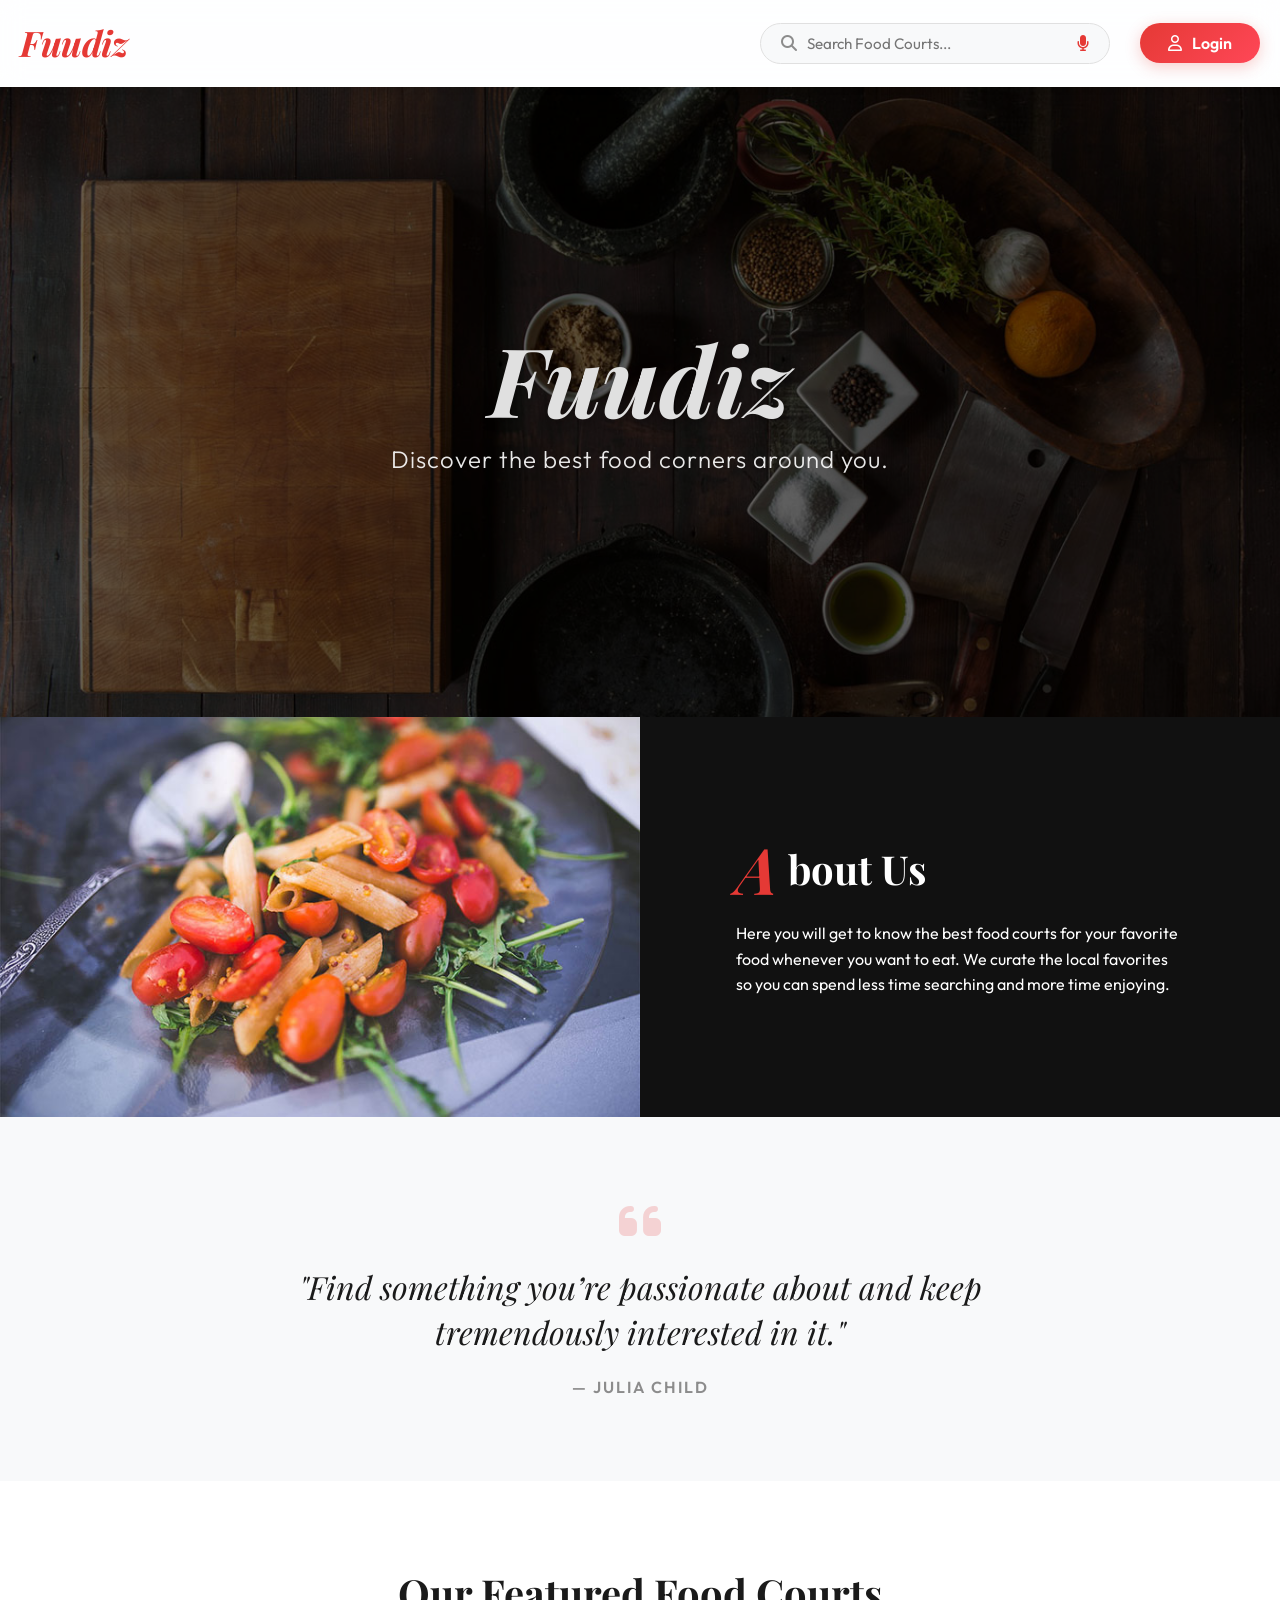
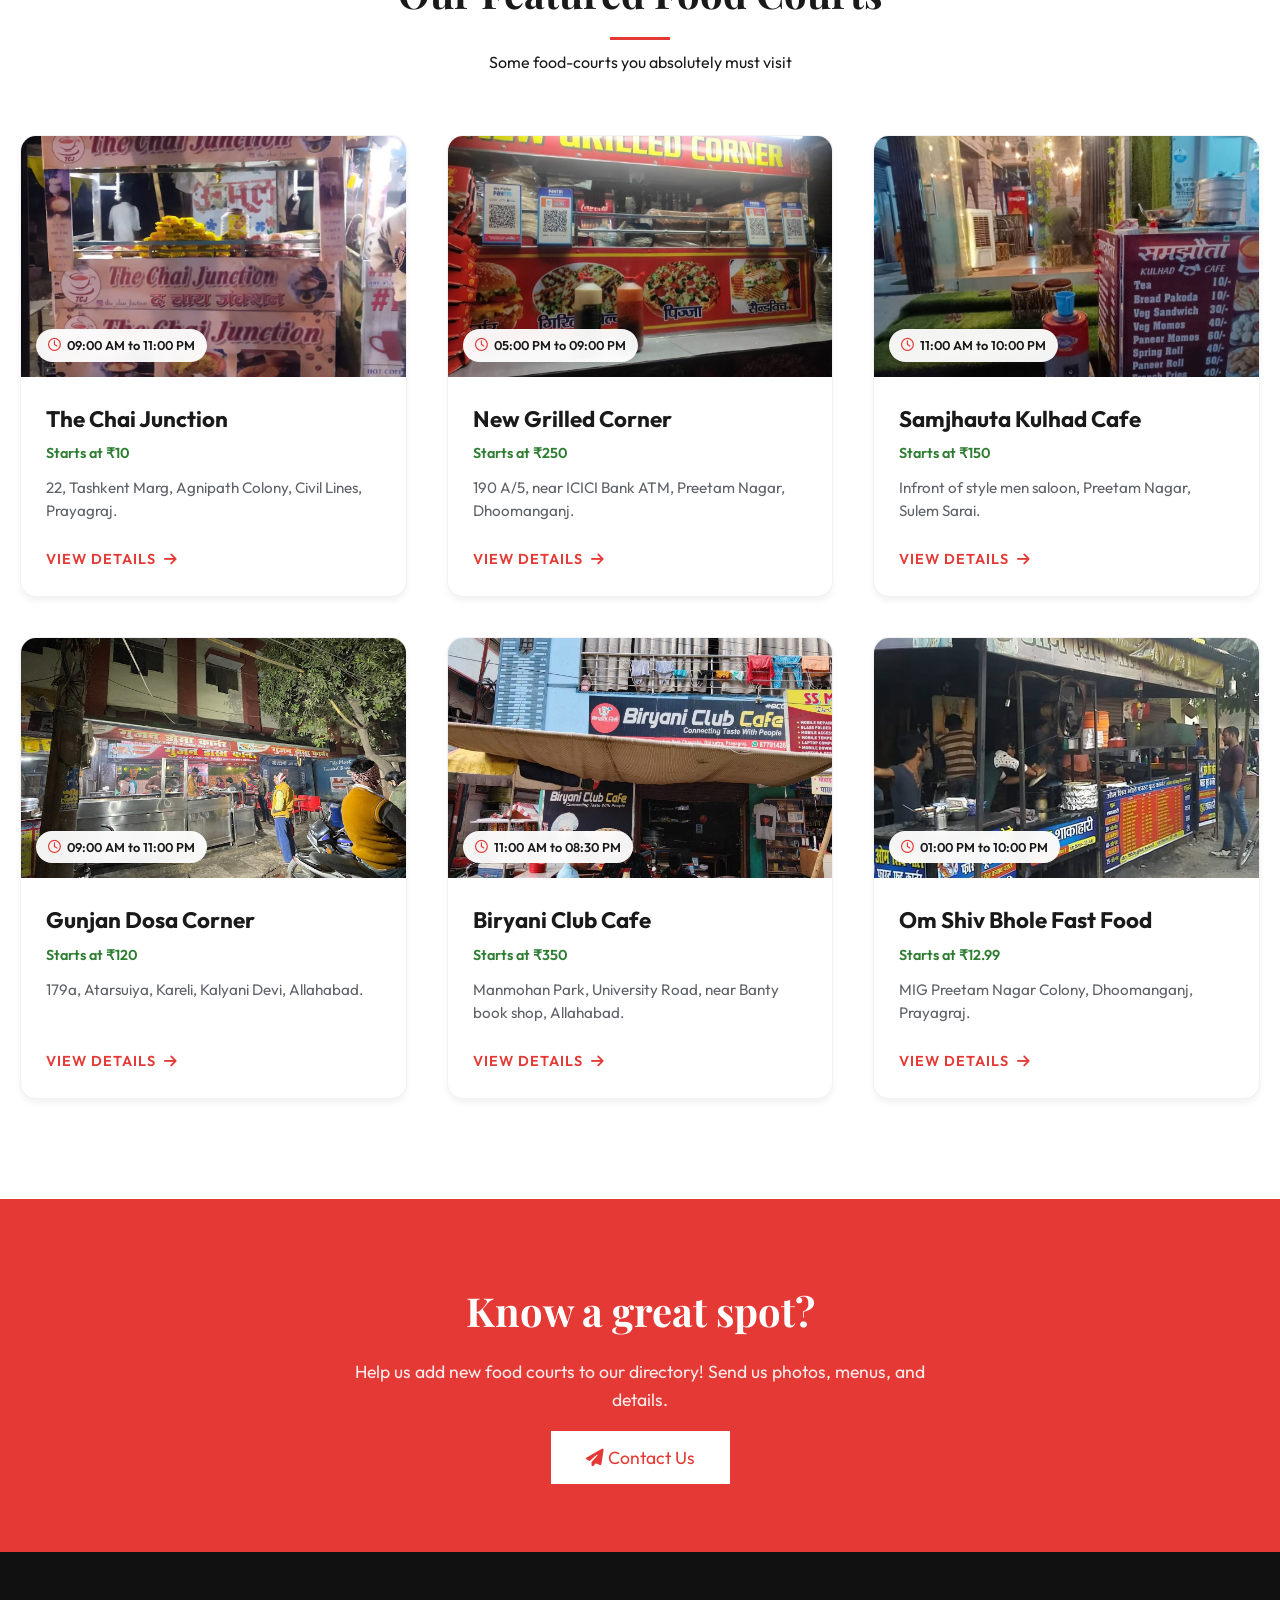
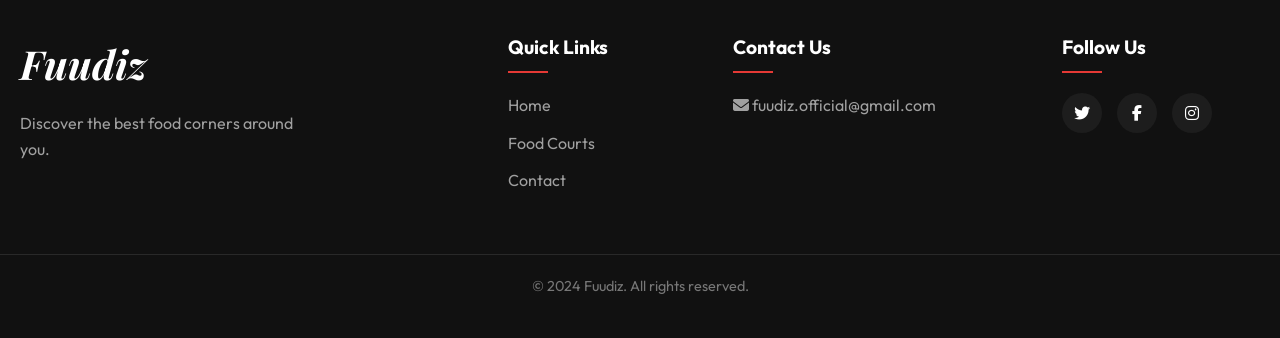
<file: index.html>
<!DOCTYPE html>
<html lang="en">

<head>
	<meta charset="UTF-8">
	<meta http-equiv="X-UA-Compatible" content="IE=edge">
	<meta name="viewport" content="width=device-width, initial-scale=1.0">
	<title>Fuudiz | Discover Best Food Courts</title>

	<!-- Modern Google Fonts -->
	<link rel="preconnect" href="https://fonts.googleapis.com">
	<link rel="preconnect" href="https://fonts.gstatic.com" crossorigin>
	<link
		href="https://fonts.googleapis.com/css2?family=Outfit:wght@300;400;500;600;700&family=Playfair+Display:ital,wght@0,600;0,700;1,600&display=swap"
		rel="stylesheet">

	<!-- FontAwesome -->
	<link rel="stylesheet" href="https://cdnjs.cloudflare.com/ajax/libs/font-awesome/6.4.0/css/all.min.css">

	<!-- Main Stylesheet -->
	<link rel="stylesheet" href="css/index.css">
	<link rel="icon" type="image/x-icon" href="/fuudiz/images/f-u-u-d-i-z-high-resolution-logo.png">
</head>

<body>

	<!-- Navbar -->
	<nav class="navbar">
		<div class="nav-container">
			<a href="index.html" class="logo">Fuudiz</a>

			<div class="nav-right">
				<div class="search-bar">
					<i class="fa-solid fa-magnifying-glass search-icon"></i>
					<input type="text" id="searchInput" placeholder="Search Food Courts...">
					<i class="fa-solid fa-microphone mic-icon"></i>
				</div>

				<button id="loginBtn" class="btn-login" onclick="login()"><i class="fa-regular fa-user"></i>
					Login</button>
				<button id="logoutBtn" class="btn-outline" onclick="logout()" style="display:none;">Logout</button>
				<div id="profileIcon" class="profile-avatar" style="display:none;" title="Profile"
					onclick="toggleDropdown(event)">
					<i class="fa-solid fa-user-astronaut"></i>
				</div>
				<!-- Profile Dropdown Menu -->
				<div id="profileDropdown" class="profile-dropdown">
					<div class="dropdown-header">
						<span class="user-name">Welcome User</span>
						<span class="user-email">user@fuudiz.com</span>
					</div>
					<ul class="dropdown-menu">
						<li><a href="#"><i class="fa-regular fa-id-badge"></i> My Profile</a></li>
						<li><a href="#"><i class="fa-solid fa-clock-rotate-left"></i> Order History</a></li>
						<li><a href="#"><i class="fa-regular fa-heart"></i> Favorites</a></li>
						<hr>
						<li><a href="#" onclick="logout(); return false;" class="logout-link"><i
									class="fa-solid fa-power-off"></i> Logout</a></li>
					</ul>
				</div>
			</div>
		</div>
		</div>
	</nav>

	<!-- Hero Section -->
	<section class="hero-section" style="background-image: url('images/slide_1.jpg');">
		<div class="hero-overlay"></div>
		<div class="hero-content">
			<h1 class="hero-title">Fuudiz</h1>
			<p class="hero-subtitle">Discover the best food corners around you.</p>
		</div>
	</section>

	<main class="main-content">
		<!-- About Us snippet -->
		<section class="intro-section">
			<div class="intro-grid">
				<div class="intro-image" style="background-image: url('images/res_img_1.jpg');"></div>
				<div class="intro-text">
					<h2><span class="highlight">A</span>bout Us</h2>
					<p>Here you will get to know the best food courts for your favorite food whenever you want to eat.
						We curate the local favorites so you can spend less time searching and more time enjoying.</p>
				</div>
			</div>
		</section>

		<!-- Quotes Section -->
		<section class="quotes-section">
			<div class="quote-card">
				<i class="fa-solid fa-quote-left quote-icon"></i>
				<blockquote>"Find something you’re passionate about and keep tremendously interested in it."
				</blockquote>
				<p class="quote-author">— Julia Child</p>
			</div>
		</section>

		<!-- Food Courts Section -->
		<section id="food-courts" class="food-courts-section">
			<div class="section-header center">
				<h2>Our Featured Food Courts</h2>
				<p>Some food-courts you absolutely must visit</p>
			</div>

			<div class="cards-grid" id="cardsGrid">
				<!-- Cards will be populated dynamically by JavaScript -->
			</div>
		</section>

		<!-- CTA Section -->
		<section class="cta-section">
			<div class="cta-content">
				<h2>Know a great spot?</h2>
				<p>Help us add new food courts to our directory! Send us photos, menus, and details.</p>
				<a class="btn-primary large" href="mailto:fuudiz.official@gmail.com"><i
						class="fa-solid fa-paper-plane"></i> Contact Us</a>
			</div>
		</section>
	</main>

	<!-- Footer -->
	<footer class="modern-footer">
		<div class="footer-content">
			<div class="footer-brand">
				<h2 class="footer-logo">Fuudiz</h2>
				<p>Discover the best food corners around you.</p>
			</div>

			<div class="footer-links-group">
				<div class="footer-col">
					<h4>Quick Links</h4>
					<ul>
						<li><a href="index.html">Home</a></li>
						<li><a href="#food-courts">Food Courts</a></li>
						<li><a href="mailto:fuudiz.official@gmail.com">Contact</a></li>
					</ul>
				</div>

				<div class="footer-col">
					<h4>Contact Us</h4>
					<ul>
						<li><a href="mailto:fuudiz.official@gmail.com"><i class="fa-solid fa-envelope"></i>
								fuudiz.official@gmail.com</a></li>
					</ul>
				</div>

				<div class="footer-col">
					<h4>Follow Us</h4>
					<div class="social-links">
						<a href="https://www.twitter.com" aria-label="Twitter"><i class="fab fa-twitter"></i></a>
						<a href="https://www.facebook.com" aria-label="Facebook"><i class="fab fa-facebook-f"></i></a>
						<a href="https://instagram.com/fuudiz.official?igshid=NGVhN2U2NjQ0Yg=="
							aria-label="Instagram"><i class="fab fa-instagram"></i></a>
					</div>
				</div>
			</div>
		</div>
		<div class="footer-bottom">
			<p>&copy; 2024 Fuudiz. All rights reserved.</p>
		</div>
	</footer>

	<!-- Scripts -->
	<script src="js/data.js"></script>
	<script>
		// ==========================
		// Dynamic Search & rendering
		// ==========================
		const cardsGrid = document.getElementById('cardsGrid');
		const searchInput = document.getElementById('searchInput');

		// Render cards based on provided data object
		function renderCards(dataObj) {
			cardsGrid.innerHTML = ''; // Clear current
			const keys = Object.keys(dataObj);

			if (keys.length === 0) {
				cardsGrid.innerHTML = '<div style="grid-column: 1/-1; text-align: center; padding: 40px; color: var(--text-muted); font-size: 1.2rem;">No food courts found matching your search.</div>';
				return;
			}

			keys.forEach(key => {
				const shop = dataObj[key];
				const article = document.createElement('article');
				article.className = 'food-card';
				article.innerHTML = `
					<div class="card-image-wrap">
						<img src="${shop.image}" alt="${shop.name}" class="card-image">
						<div class="badge time-badge"><i class="fa-regular fa-clock"></i> ${shop.timings}</div>
					</div>
					<div class="card-content">
						<h3>${shop.name}</h3>
						<p class="price-tier">${shop.price_tier || ''}</p>
						<p class="card-desc">${shop.address}</p>
						<a href="details.html?id=${key}" class="btn-secondary">View Details <i class="fa-solid fa-arrow-right"></i></a>
					</div>
				`;
				cardsGrid.appendChild(article);
			});
		}

		// Initial render
		renderCards(foodCourtsData);

		// Search event listener
		searchInput.addEventListener('input', function (e) {
			const query = e.target.value.toLowerCase();
			const filteredData = {};

			for (const key in foodCourtsData) {
				const shop = foodCourtsData[key];
				if (shop.name.toLowerCase().includes(query) ||
					shop.address.toLowerCase().includes(query) ||
					shop.category.toLowerCase().includes(query)) {
					filteredData[key] = shop;
				}
			}
			renderCards(filteredData);
		});


		// ==========================
		// Auth & Profile Logic
		// ==========================
		async function login() {
			const clientId = "5d963ccc-2139-41c8-a16d-0156ce3ac2b7";
			const tenantId = "d7792664-161b-4b50-b85d-1200ff024bcb";
			const region = "au-syd";
			const redirectUri = "http://127.0.0.1:5501/"; // Must match original logic

			const codeVerifier = [...crypto.getRandomValues(new Uint8Array(32))]
				.map(b => b.toString(16).padStart(2, "0")).join("");

			localStorage.setItem("pkce_verifier", codeVerifier);

			const encoder = new TextEncoder();
			const data = encoder.encode(codeVerifier);
			const digest = await crypto.subtle.digest("SHA-256", data);

			const codeChallenge = btoa(String.fromCharCode(...new Uint8Array(digest)))
				.replace(/\+/g, "-").replace(/\//g, "_").replace(/=+$/, "");

			const authUrl = `https://${region}.appid.cloud.ibm.com/oauth/v4/${tenantId}/authorization` +
				`?client_id=${clientId}&response_type=code&redirect_uri=${encodeURIComponent(redirectUri)}` +
				`&scope=openid&code_challenge=${codeChallenge}&code_challenge_method=S256&state=abc123`;

			window.location.href = authUrl;
		}

		window.onload = function () {
			const urlParams = new URLSearchParams(window.location.search);
			const authCode = urlParams.get("code");

			if (authCode) {
				localStorage.setItem("loggedIn", "true");
				window.history.replaceState({}, document.title, window.location.pathname);
			}
			updateUI();
		};

		function updateUI() {
			const isLoggedIn = localStorage.getItem("loggedIn");
			if (isLoggedIn === "true") {
				document.getElementById("loginBtn").style.display = "none";
				document.getElementById("profileIcon").style.display = "flex";
			} else {
				document.getElementById("loginBtn").style.display = "inline-flex";
				document.getElementById("profileIcon").style.display = "none";
				document.getElementById("profileDropdown").classList.remove("active");
			}
		}

		function logout() {
			localStorage.removeItem("loggedIn");
			updateUI();
		}

		// Dropdown logic
		function toggleDropdown(event) {
			event.stopPropagation();
			document.getElementById("profileDropdown").classList.toggle("active");
		}

		// Close dropdown if clicking elsewhere
		window.onclick = function (event) {
			if (!event.target.closest('.profile-avatar') && !event.target.closest('.profile-dropdown')) {
				const dropdown = document.getElementById("profileDropdown");
				if (dropdown.classList.contains('active')) {
					dropdown.classList.remove('active');
				}
			}
		}
	</script>
</body>

</html>
</file>
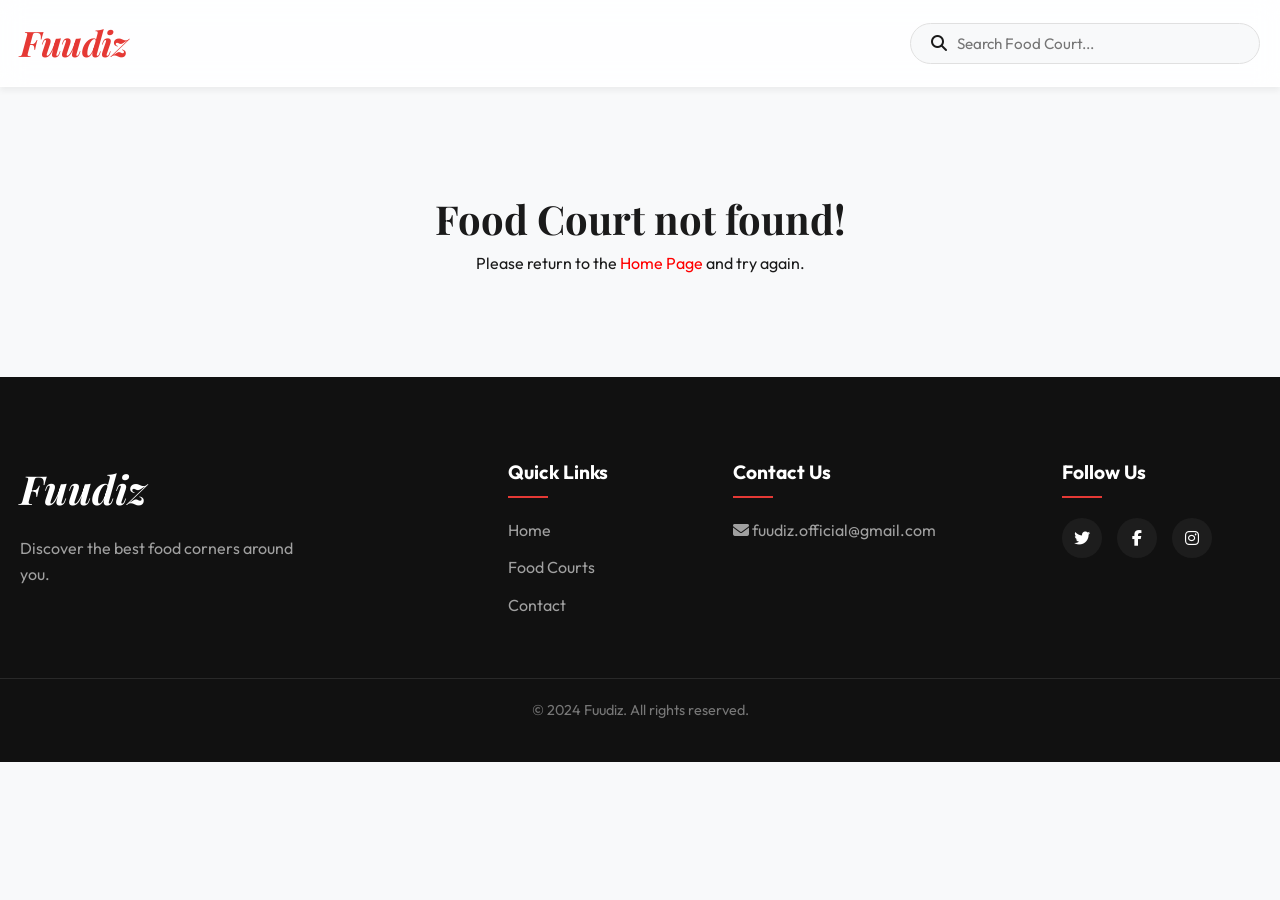
<file: details.html>
<!DOCTYPE html>
<html lang="en">

<head>
    <meta charset="UTF-8">
    <meta http-equiv="X-UA-Compatible" content="IE=edge">
    <meta name="viewport" content="width=device-width, initial-scale=1.0">
    <title>Food Court | Fuudiz</title>
    <!-- Modern Google Fonts -->
    <link rel="preconnect" href="https://fonts.googleapis.com">
    <link rel="preconnect" href="https://fonts.gstatic.com" crossorigin>
    <link
        href="https://fonts.googleapis.com/css2?family=Outfit:wght@300;400;500;600;700&family=Playfair+Display:ital,wght@0,600;0,700;1,600&display=swap"
        rel="stylesheet">
    <!-- FontAwesome -->
    <link rel="stylesheet" href="https://cdnjs.cloudflare.com/ajax/libs/font-awesome/6.4.0/css/all.min.css">
    <!-- Main Stylesheet (Global styles) -->
    <link rel="stylesheet" href="css/index.css?v=2">
    <!-- Details Layout Stylesheet -->
    <link rel="stylesheet" href="css/details.css?v=2">
    <link rel="icon" type="image/x-icon" href="/fuudiz/images/f-u-u-d-i-z-high-resolution-logo.png">
</head>

<body>
    <!-- Navbar -->
    <nav class="navbar">
        <div class="nav-container">
            <a href="index.html" class="logo">Fuudiz</a>
            <div class="search-bar">
                <i class="fa-solid fa-magnifying-glass"></i>
                <input type="text" placeholder="Search Food Court...">
            </div>
        </div>
    </nav>

    <!-- Main Content Wrapper to be populated by details.js -->
    <div id="details-content-wrapper">
        <main class="main-content">
            <!-- Hero Section -->
            <section class="hero-section">
                <div class="hero-image-container">
                    <img id="hero-image" src="" alt="Food Court Image" class="hero-image">
                    <div class="hero-overlay"></div>
                </div>
                <div class="hero-text">
                    <div class="badge" id="shop-category">Category</div>
                    <h1 class="shop-name" id="shop-name">Food Court Name</h1>
                    <p class="address-short" id="shop-address-short"><i class="fa-solid fa-location-dot"></i> Address
                        Loading...</p>
                    <div class="status-badge open" id="shop-timing-short">
                        <i class="fa-regular fa-clock"></i> Timings Loading...
                    </div>
                </div>
            </section>

            <!-- Content Grid -->
            <div class="content-grid">

                <!-- Left Column: Menu & About -->
                <div class="left-column">
                    <!-- Menu -->
                    <section class="card menu-section">
                        <div class="section-header">
                            <h2><i class="fa-solid fa-utensils"></i> Our Menu</h2>
                        </div>
                        <ul class="menu-list" id="menu-list">
                            <!-- Menu items injected here -->
                        </ul>
                    </section>

                    <!-- About -->
                    <section class="card about-section">
                        <div class="section-header">
                            <h2><i class="fa-solid fa-circle-info"></i> About Us</h2>
                        </div>
                        <p id="about-text">About info loading...</p>
                    </section>
                </div>

                <!-- Right Column: Info, Timings, Map -->
                <div class="right-column">

                    <!-- Timing -->
                    <section class="card timing-section">
                        <div class="section-header">
                            <h2><i class="fa-regular fa-calendar-days"></i> Opening Hours</h2>
                        </div>
                        <ul class="time-table" id="timing-list">
                            <!-- Timing items injected here -->
                        </ul>
                    </section>

                    <!-- Contact & Location -->
                    <section class="card contact-section">
                        <div class="section-header">
                            <h2><i class="fa-solid fa-map-location-dot"></i> Location & Contact</h2>
                        </div>
                        <div class="contact-info">
                            <div class="info-block">
                                <i class="fa-solid fa-location-arrow icon"></i>
                                <div>
                                    <h4>Address</h4>
                                    <p id="full-address">Address loading...</p>
                                </div>
                            </div>
                        </div>

                        <div class="map-container">
                            <iframe id="map-iframe" src="" width="100%" height="250" style="border:0;"
                                allowfullscreen="" loading="lazy" referrerpolicy="no-referrer-when-downgrade"></iframe>
                        </div>
                    </section>
                </div>

            </div>
        </main>
    </div>

    <!-- Footer -->
    <footer class="modern-footer">
        <div class="footer-content">
            <div class="footer-brand">
                <h2 class="footer-logo">Fuudiz</h2>
                <p>Discover the best food corners around you.</p>
            </div>

            <div class="footer-links-group">
                <div class="footer-col">
                    <h4>Quick Links</h4>
                    <ul>
                        <li><a href="index.html">Home</a></li>
                        <li><a href="index.html#food-courts">Food Courts</a></li>
                        <li><a href="mailto:fuudiz.official@gmail.com">Contact</a></li>
                    </ul>
                </div>

                <div class="footer-col">
                    <h4>Contact Us</h4>
                    <ul>
                        <li><a href="mailto:fuudiz.official@gmail.com"><i class="fa-solid fa-envelope"></i>
                                fuudiz.official@gmail.com</a></li>
                    </ul>
                </div>

                <div class="footer-col">
                    <h4>Follow Us</h4>
                    <div class="social-links">
                        <a href="https://www.twitter.com" aria-label="Twitter"><i class="fab fa-twitter"></i></a>
                        <a href="https://www.facebook.com" aria-label="Facebook"><i class="fab fa-facebook-f"></i></a>
                        <a href="https://instagram.com/fuudiz.official" aria-label="Instagram"><i
                                class="fab fa-instagram"></i></a>
                    </div>
                </div>
            </div>
        </div>
        <div class="footer-bottom">
            <p>&copy; 2024 Fuudiz. All rights reserved.</p>
        </div>
    </footer>

    <script src="js/data.js"></script>
    <script src="js/details.js"></script>
</body>

</html>
</file>
<file: css/index.css>
/* =========================================================================
   Fuudiz Index Page - Premium Redesign
   ========================================================================= */

/* --- Variables & Theming --- */
:root {
    /* Colors */
    --primary-color: #e53935;
    /* Vibrant appetizing red */
    --primary-hover: #c62828;
    --accent-color: #ffb300;
    /* Warm mustard yellow */

    --bg-color: #f8f9fa;
    /* Off white background */
    --card-bg: #ffffff;

    --text-primary: #1a1a1a;
    --text-secondary: #5f6368;
    --text-muted: #8c8c8c;

    --border-color: #e0e0e0;

    /* Typography */
    --font-heading: 'Playfair Display', serif;
    --font-body: 'Outfit', sans-serif;

    /* Effects & Spacing */
    --radius-sm: 8px;
    --radius-md: 16px;
    --radius-lg: 24px;

    --shadow-sm: 0 4px 6px rgba(0, 0, 0, 0.05);
    --shadow-md: 0 10px 25px rgba(0, 0, 0, 0.08);
    --shadow-hover: 0 20px 40px rgba(0, 0, 0, 0.12);

    --transition: all 0.3s cubic-bezier(0.25, 0.8, 0.25, 1);
}

/* --- Reset & Global --- */
* {
    margin: 0;
    padding: 0;
    box-sizing: border-box;
}

body {
    font-family: var(--font-body);
    background-color: var(--bg-color);
    color: var(--text-primary);
    line-height: 1.6;
    overflow-x: hidden;
}

a {
    text-decoration: none;
    color: inherit;
    transition: var(--transition);
}

ul {
    list-style: none;
}

/* --- Typography --- */
h1,
h2,
h3,
h4 {
    color: var(--text-primary);
}

h1 {
    font-family: var(--font-heading);
    font-size: clamp(3rem, 8vw, 6rem);
    line-height: 1.1;
    margin-bottom: 0.5rem;
}

h2 {
    font-size: clamp(2rem, 4vw, 2.5rem);
    font-weight: 700;
    font-family: var(--font-heading);
}

h3 {
    font-size: 1.25rem;
    font-weight: 700;
}

/* --- Navbar (Glassmorphism) --- */
.navbar {
    position: sticky;
    top: 0;
    z-index: 1000;
    background: rgba(255, 255, 255, 0.85);
    backdrop-filter: blur(12px);
    -webkit-backdrop-filter: blur(12px);
    border-bottom: 1px solid rgba(255, 255, 255, 0.3);
    box-shadow: var(--shadow-sm);
    padding: 15px 0;
}

.nav-container {
    max-width: 1300px;
    margin: 0 auto;
    padding: 0 20px;
    display: flex;
    justify-content: space-between;
    align-items: center;
}

.logo {
    font-family: var(--font-heading);
    font-size: 2.2rem;
    font-weight: 700;
    font-style: italic;
    color: var(--primary-color);
    letter-spacing: -0.5px;
}

.nav-right {
    display: flex;
    align-items: center;
    gap: 30px;
}

/* Search Bar in Nav */
.search-bar {
    display: flex;
    align-items: center;
    background: var(--bg-color);
    border: 1px solid var(--border-color);
    border-radius: 50px;
    padding: 10px 20px;
    width: 350px;
    transition: var(--transition);
}

.search-bar:focus-within {
    border-color: var(--primary-color);
    box-shadow: 0 0 0 3px rgba(229, 57, 53, 0.1);
    background: white;
}

.search-bar input {
    border: none;
    background: transparent;
    padding: 0 10px;
    width: 100%;
    font-family: var(--font-body);
    font-size: 0.95rem;
    outline: none;
    color: var(--text-primary);
}

.search-icon {
    color: var(--text-muted);
}

.mic-icon {
    color: var(--primary-color);
    cursor: pointer;
    transition: var(--transition);
}

.mic-icon:hover {
    color: var(--primary-hover);
    transform: scale(1.1);
}

.profile-avatar {
    width: 44px;
    height: 44px;
    border-radius: 50%;
    background: var(--primary-color);
    color: white;
    display: flex;
    align-items: center;
    justify-content: center;
    font-size: 1.2rem;
    cursor: pointer;
    box-shadow: 0 4px 10px rgba(229, 57, 53, 0.3);
    transition: var(--transition);
    user-select: none;
}

.profile-avatar:hover {
    transform: scale(1.05);
}

/* Auth Group relative parent for positioning */
.auth-group {
    display: flex;
    align-items: center;
    gap: 15px;
    position: relative;
}

/* Premium Login Button */
.btn-login {
    background: linear-gradient(135deg, var(--primary-color), #ff4757);
    color: white;
    font-family: var(--font-body);
    font-size: 1rem;
    font-weight: 600;
    padding: 10px 28px;
    border-radius: 50px;
    cursor: pointer;
    transition: all 0.4s cubic-bezier(0.175, 0.885, 0.32, 1.275);
    display: inline-flex;
    align-items: center;
    justify-content: center;
    gap: 10px;
    border: none;
    box-shadow: 0 4px 15px rgba(229, 57, 53, 0.25);
    position: relative;
    overflow: hidden;
    z-index: 1;
}

.btn-login::before {
    content: '';
    position: absolute;
    inset: 0;
    background: linear-gradient(135deg, #ff4757, var(--primary-color));
    z-index: -1;
    opacity: 0;
    transition: opacity 0.4s ease;
}

.btn-login:hover {
    transform: translateY(-3px);
    box-shadow: 0 10px 25px rgba(229, 57, 53, 0.4);
}

.btn-login:hover::before {
    opacity: 1;
}

.btn-login i {
    transition: transform 0.4s ease;
}

.btn-login:hover i {
    transform: scale(1.15) rotate(-10deg);
}

/* Profile Dropdown Menu */
.profile-dropdown {
    position: absolute;
    top: 60px;
    right: 0;
    width: 280px;
    background: white;
    border-radius: var(--radius-md);
    box-shadow: 0 15px 40px rgba(0, 0, 0, 0.15);
    border: 1px solid var(--border-color);
    opacity: 0;
    pointer-events: none;
    transform: translateY(10px);
    transition: var(--transition);
    overflow: hidden;
    z-index: 2000;
}

.profile-dropdown.active {
    opacity: 1;
    pointer-events: all;
    transform: translateY(0);
}

.dropdown-header {
    background: var(--primary-color);
    color: white;
    padding: 20px;
    text-align: center;
}

.dropdown-header .user-name {
    display: block;
    font-size: 1.1rem;
    font-weight: 700;
    margin-bottom: 2px;
}

.dropdown-header .user-email {
    display: block;
    font-size: 0.85rem;
    opacity: 0.9;
}

.dropdown-menu {
    padding: 10px 0;
}

.dropdown-menu li {
    list-style: none;
}

.dropdown-menu a {
    display: flex;
    align-items: center;
    gap: 12px;
    padding: 12px 20px;
    color: var(--text-primary);
    font-size: 0.95rem;
    font-weight: 500;
    transition: var(--transition);
}

.dropdown-menu a:hover {
    background: var(--bg-color);
    color: var(--primary-color);
    padding-left: 25px;
}

.dropdown-menu a i {
    font-size: 1.1rem;
    color: var(--text-muted);
}

.dropdown-menu a:hover i {
    color: var(--primary-color);
}

.dropdown-menu hr {
    border: none;
    border-bottom: 1px solid var(--border-color);
    margin: 8px 0;
}

.dropdown-menu a.logout-link {
    color: var(--primary-color);
}

.dropdown-menu a.logout-link i {
    color: var(--primary-color);
}

.dropdown-menu a.logout-link:hover {
    background: rgba(229, 57, 53, 0.05);
}

/* --- Hero Section --- */
.hero-section {
    position: relative;
    height: 70vh;
    min-height: 500px;
    background-size: cover;
    background-position: center;
    background-attachment: fixed;
    /* Parallax effect */
    display: flex;
    align-items: center;
    justify-content: center;
    text-align: center;
}

.hero-overlay {
    position: absolute;
    inset: 0;
    background: rgba(0, 0, 0, 0.6);
}

.hero-content {
    position: relative;
    z-index: 2;
    color: white;
    padding: 0 20px;
    animation: fadeIn 1s ease forwards;
}

@keyframes fadeIn {
    from {
        opacity: 0;
        transform: translateY(20px);
    }

    to {
        opacity: 1;
        transform: translateY(0);
    }
}

.hero-title {
    font-style: italic;
    color: #e0e0e0;
    text-shadow: 2px 4px 10px rgba(0, 0, 0, 0.3);
}

.hero-subtitle {
    font-size: 1.5rem;
    font-weight: 300;
    opacity: 0.9;
    letter-spacing: 1px;
}

/* --- Main Layout Elements --- */
.main-content {
    background: var(--bg-color);
}

/* Intro block */
.intro-section {
    background: #111;
    color: white;
    padding: 0;
}

.intro-grid {
    display: grid;
    grid-template-columns: 1fr 1fr;
    min-height: 400px;
}

.intro-image {
    background-size: cover;
    background-position: center;
}

.intro-text {
    padding: 10% 15%;
    display: flex;
    flex-direction: column;
    justify-content: center;
}

.intro-text h2 {
    color: white;
    margin-bottom: 20px;
}

.intro-text .highlight {
    font-size: 4rem;
    color: var(--primary-color);
    font-family: var(--font-heading);
    font-style: italic;
    line-height: 1;
    float: left;
    margin-right: 10px;
}

/* Quotes */
.quotes-section {
    padding: 80px 20px;
    background: var(--bg-color);
    display: flex;
    justify-content: center;
}

.quote-card {
    max-width: 800px;
    text-align: center;
}

.quote-icon {
    font-size: 3rem;
    color: rgba(229, 57, 53, 0.2);
    margin-bottom: 20px;
}

.quote-card blockquote {
    font-family: var(--font-heading);
    font-size: 2rem;
    font-style: italic;
    color: var(--text-primary);
    margin-bottom: 20px;
    line-height: 1.4;
}

.quote-author {
    color: var(--text-muted);
    font-weight: 600;
    text-transform: uppercase;
    letter-spacing: 2px;
}

/* Food Courts Section */
.food-courts-section {
    padding: 80px 20px 100px;
    background: #fff;
}

.section-header.center {
    text-align: center;
    max-width: 700px;
    margin: 0 auto 60px;
}

.section-header h2 {
    margin-bottom: 10px;
    position: relative;
    display: inline-block;
    padding-bottom: 15px;
}

.section-header h2::after {
    content: '';
    position: absolute;
    bottom: 0;
    left: 50%;
    transform: translateX(-50%);
    width: 60px;
    height: 3px;
    background: var(--primary-color);
}

.cards-grid {
    max-width: 1300px;
    margin: 0 auto;
    display: grid;
    grid-template-columns: repeat(auto-fill, minmax(350px, 1fr));
    gap: 40px;
}

.food-card {
    background: var(--card-bg);
    border-radius: var(--radius-md);
    overflow: hidden;
    box-shadow: var(--shadow-sm);
    border: 1px solid rgba(0, 0, 0, 0.05);
    transition: var(--transition);
    display: flex;
    flex-direction: column;
}

.food-card:hover {
    transform: translateY(-10px);
    box-shadow: var(--shadow-hover);
}

.card-image-wrap {
    position: relative;
    aspect-ratio: 16/10;
    overflow: hidden;
    background: #eaeaea;
}

.card-image {
    width: 100%;
    height: 100%;
    object-fit: cover;
    transition: transform 0.6s ease;
}

.food-card:hover .card-image {
    transform: scale(1.08);
}

.time-badge {
    position: absolute;
    bottom: 15px;
    left: 15px;
    background: rgba(255, 255, 255, 0.95);
    color: var(--text-primary);
    padding: 6px 12px;
    border-radius: 50px;
    font-size: 0.8rem;
    font-weight: 600;
    display: flex;
    align-items: center;
    gap: 6px;
    box-shadow: var(--shadow-sm);
    backdrop-filter: blur(4px);
}

.time-badge i {
    color: var(--primary-color);
}

.card-content {
    padding: 25px;
    display: flex;
    flex-direction: column;
    flex-grow: 1;
}

.card-content h3 {
    margin-bottom: 5px;
    font-size: 1.4rem;
}

.price-tier {
    color: #2e7d32;
    font-weight: 600;
    font-size: 0.9rem;
    margin-bottom: 12px;
}

.card-desc {
    color: var(--text-secondary);
    font-size: 0.95rem;
    margin-bottom: 25px;
    flex-grow: 1;
    line-height: 1.5;
}

.btn-secondary {
    display: inline-flex;
    align-items: center;
    gap: 8px;
    color: var(--primary-color);
    font-weight: 600;
    text-transform: uppercase;
    font-size: 0.9rem;
    letter-spacing: 1px;
    margin-top: auto;
    width: fit-content;
}

.food-card:hover .btn-secondary {
    color: var(--primary-hover);
    gap: 12px;
    /* icon slide effect */
}

/* CTA Section */
.cta-section {
    background: var(--primary-color);
    padding: 80px 20px;
    text-align: center;
    color: white;
}

.cta-content {
    max-width: 600px;
    margin: 0 auto;
}

.cta-content h2 {
    color: white;
    margin-bottom: 15px;
}

.cta-content p {
    font-size: 1.1rem;
    margin-bottom: 30px;
    opacity: 0.9;
}

.btn-primary.large {
    background: white;
    color: var(--primary-color);
    font-size: 1.1rem;
    padding: 15px 35px;
}

.btn-primary.large:hover {
    background: var(--bg-color);
    transform: translateY(-3px);
    box-shadow: 0 10px 20px rgba(0, 0, 0, 0.15);
}


/* --- Modern Footer --- */
.modern-footer {
    background: #111111;
    color: #ffffff;
    padding: 80px 0 20px;
}

.footer-content {
    max-width: 1300px;
    margin: 0 auto;
    padding: 0 20px;
    display: flex;
    flex-wrap: wrap;
    justify-content: space-between;
    gap: 40px;
}

.footer-brand {
    flex: 1;
    min-width: 250px;
}

.footer-logo {
    font-family: var(--font-heading);
    font-size: 2.5rem;
    font-style: italic;
    color: #fff;
    margin-bottom: 15px;
}

.footer-brand p {
    color: #a0a0a0;
    max-width: 300px;
}

.footer-links-group {
    display: flex;
    flex: 2;
    justify-content: space-around;
    flex-wrap: wrap;
    gap: 30px;
}

.footer-col h4 {
    color: #fff;
    font-size: 1.2rem;
    margin-bottom: 20px;
    position: relative;
    padding-bottom: 10px;
}

.footer-col h4::after {
    content: '';
    position: absolute;
    left: 0;
    bottom: 0;
    width: 40px;
    height: 2px;
    background: var(--primary-color);
}

.footer-col ul {
    display: flex;
    flex-direction: column;
    gap: 12px;
}

.footer-col a {
    color: #a0a0a0;
    transition: var(--transition);
}

.footer-col a:hover {
    color: var(--primary-color);
    padding-left: 5px;
}

.social-links {
    display: flex;
    gap: 15px;
}

.social-links a {
    display: flex;
    align-items: center;
    justify-content: center;
    width: 40px;
    height: 40px;
    background: rgba(255, 255, 255, 0.05);
    border-radius: 50%;
    color: #fff;
}

.social-links a:hover {
    background: var(--primary-color);
    transform: translateY(-3px);
}

.footer-bottom {
    max-width: 1300px;
    margin: 60px auto 0;
    padding: 20px;
    text-align: center;
    border-top: 1px solid rgba(255, 255, 255, 0.1);
    color: #777;
    font-size: 0.9rem;
}


/* --- Responsive Breakpoints --- */
@media (max-width: 992px) {
    .intro-grid {
        grid-template-columns: 1fr;
    }

    .intro-image {
        min-height: 300px;
    }

    .nav-right {
        gap: 15px;
    }

    .search-bar {
        width: 250px;
    }
}

@media (max-width: 768px) {
    .search-bar {
        display: none;
        /* Hide complex search on mobile to save space */
    }

    .hero-title {
        font-size: 4rem;
    }

    .cards-grid {
        grid-template-columns: 1fr;
    }

    .footer-links-group {
        justify-content: flex-start;
    }
}
</file>
<file: css/details.css>
/* =========================================================================
   Fuudiz Details Page - Specific Layout Styles
   (Extracted from the restored Biryani Club Cafe.css)
   ========================================================================= */

/* --- Layout --- */
.main-content {
    max-width: 1200px;
    margin: 0 auto;
    padding: 0 20px 60px;
}

/* --- Hero Section --- */
.hero-section {
    display: grid;
    grid-template-columns: 1fr 1fr;
    gap: 40px;
    align-items: center;
    margin: 40px 0 60px;
}

.hero-image-container {
    position: relative;
    border-radius: var(--radius-lg);
    overflow: hidden;
    box-shadow: var(--shadow-md);
    aspect-ratio: 4/3;
    background: #e0e0e0;
    /* placeholder bg */
}

.hero-image {
    width: 100%;
    height: 100%;
    object-fit: cover;
    transition: transform 0.7s ease;
}

.hero-image-container:hover .hero-image {
    transform: scale(1.05);
}

.hero-overlay {
    position: absolute;
    inset: 0;
    background: linear-gradient(to top, rgba(0, 0, 0, 0.5) 0%, rgba(0, 0, 0, 0) 60%);
    pointer-events: none;
}

.hero-text {
    padding-right: 20px;
}

.badge {
    display: inline-block;
    background: rgba(229, 57, 53, 0.1);
    color: var(--primary-color);
    padding: 6px 14px;
    border-radius: 50px;
    font-size: 0.85rem;
    font-weight: 600;
    text-transform: uppercase;
    letter-spacing: 1px;
    margin-bottom: 15px;
}

.address-short {
    color: var(--text-secondary);
    font-size: 1.1rem;
    margin-bottom: 25px;
    display: flex;
    align-items: center;
    gap: 8px;
}

.address-short i {
    color: var(--primary-color);
}

.status-badge {
    display: inline-flex;
    align-items: center;
    gap: 8px;
    padding: 10px 18px;
    border-radius: 50px;
    font-size: 0.95rem;
    font-weight: 500;
    background: white;
    box-shadow: var(--shadow-sm);
    border: 1px solid var(--border-color);
}

.status-badge.open {
    color: #2e7d32;
    border-left: 4px solid #4caf50;
}

.status-badge i {
    font-size: 1.1rem;
}

/* --- Grid Layout --- */
.content-grid {
    display: grid;
    grid-template-columns: 1.5fr 1fr;
    gap: 30px;
}

.left-column,
.right-column {
    display: flex;
    flex-direction: column;
    gap: 30px;
}

/* --- Cards --- */
.card {
    background: var(--card-bg);
    border-radius: var(--radius-md);
    padding: 30px;
    box-shadow: var(--shadow-sm);
    border: 1px solid rgba(0, 0, 0, 0.03);
    transition: var(--transition);
}

.card:hover {
    box-shadow: var(--shadow-md);
}

.section-header {
    margin-bottom: 25px;
    display: flex;
    align-items: center;
    gap: 12px;
}

.section-header h2 {
    display: flex;
    align-items: center;
    gap: 10px;
    color: var(--text-primary);
}

.section-header i {
    color: var(--primary-color);
    font-size: 1.2rem;
}

/* --- Menu Section --- */
.menu-list {
    display: flex;
    flex-direction: column;
    gap: 20px;
}

.menu-item {
    display: flex;
    justify-content: space-between;
    align-items: flex-start;
    padding-bottom: 20px;
    border-bottom: 1px dashed var(--border-color);
    transition: var(--transition);
}

.menu-item:last-child {
    border-bottom: none;
    padding-bottom: 0;
}

.menu-item:hover {
    transform: translateX(5px);
}

.item-info h3 {
    font-family: var(--font-heading);
    margin-bottom: 4px;
    color: var(--text-primary);
}

.item-desc {
    color: var(--text-secondary);
    font-size: 0.9rem;
    max-width: 80%;
}

.item-price {
    display: flex;
    flex-direction: column;
    align-items: flex-end;
    gap: 4px;
}

.price {
    font-weight: 700;
    color: var(--primary-color);
    font-size: 1.1rem;
}

.size {
    font-size: 0.8rem;
    color: var(--text-muted);
}

/* --- About Section --- */
.about-section p {
    color: var(--text-secondary);
    margin-bottom: 15px;
}

.about-section p:last-child {
    margin-bottom: 0;
}

/* --- Timing Section --- */
.time-table li {
    display: flex;
    justify-content: space-between;
    padding: 12px 10px;
    border-bottom: 1px solid var(--border-color);
    color: var(--text-secondary);
}

.time-table li:last-child {
    border-bottom: none;
}

.time-table li.today {
    font-weight: 700;
    color: var(--primary-color);
    background: rgba(229, 57, 53, 0.04);
    border-radius: var(--radius-sm);
    border-bottom: none;
}

/* --- Contact & Map --- */
.contact-info {
    margin-bottom: 25px;
}

.info-block {
    display: flex;
    gap: 15px;
    align-items: flex-start;
}

.info-block .icon {
    margin-top: 4px;
    color: var(--primary-color);
    font-size: 1.2rem;
}

.info-block h4 {
    font-size: 1rem;
    margin-bottom: 5px;
}

.info-block p {
    color: var(--text-secondary);
    font-size: 0.95rem;
}

.map-container {
    border-radius: var(--radius-sm);
    overflow: hidden;
    box-shadow: var(--shadow-sm);
}

/* --- Responsive Breakpoints --- */
@media (max-width: 992px) {
    .content-grid {
        grid-template-columns: 1fr;
    }

    .hero-section {
        grid-template-columns: 1fr;
    }

    .hero-image-container {
        order: -1;
        /* image on top on smaller screens */
    }
}

@media (max-width: 768px) {
    .card {
        padding: 20px;
    }
}
</file>
